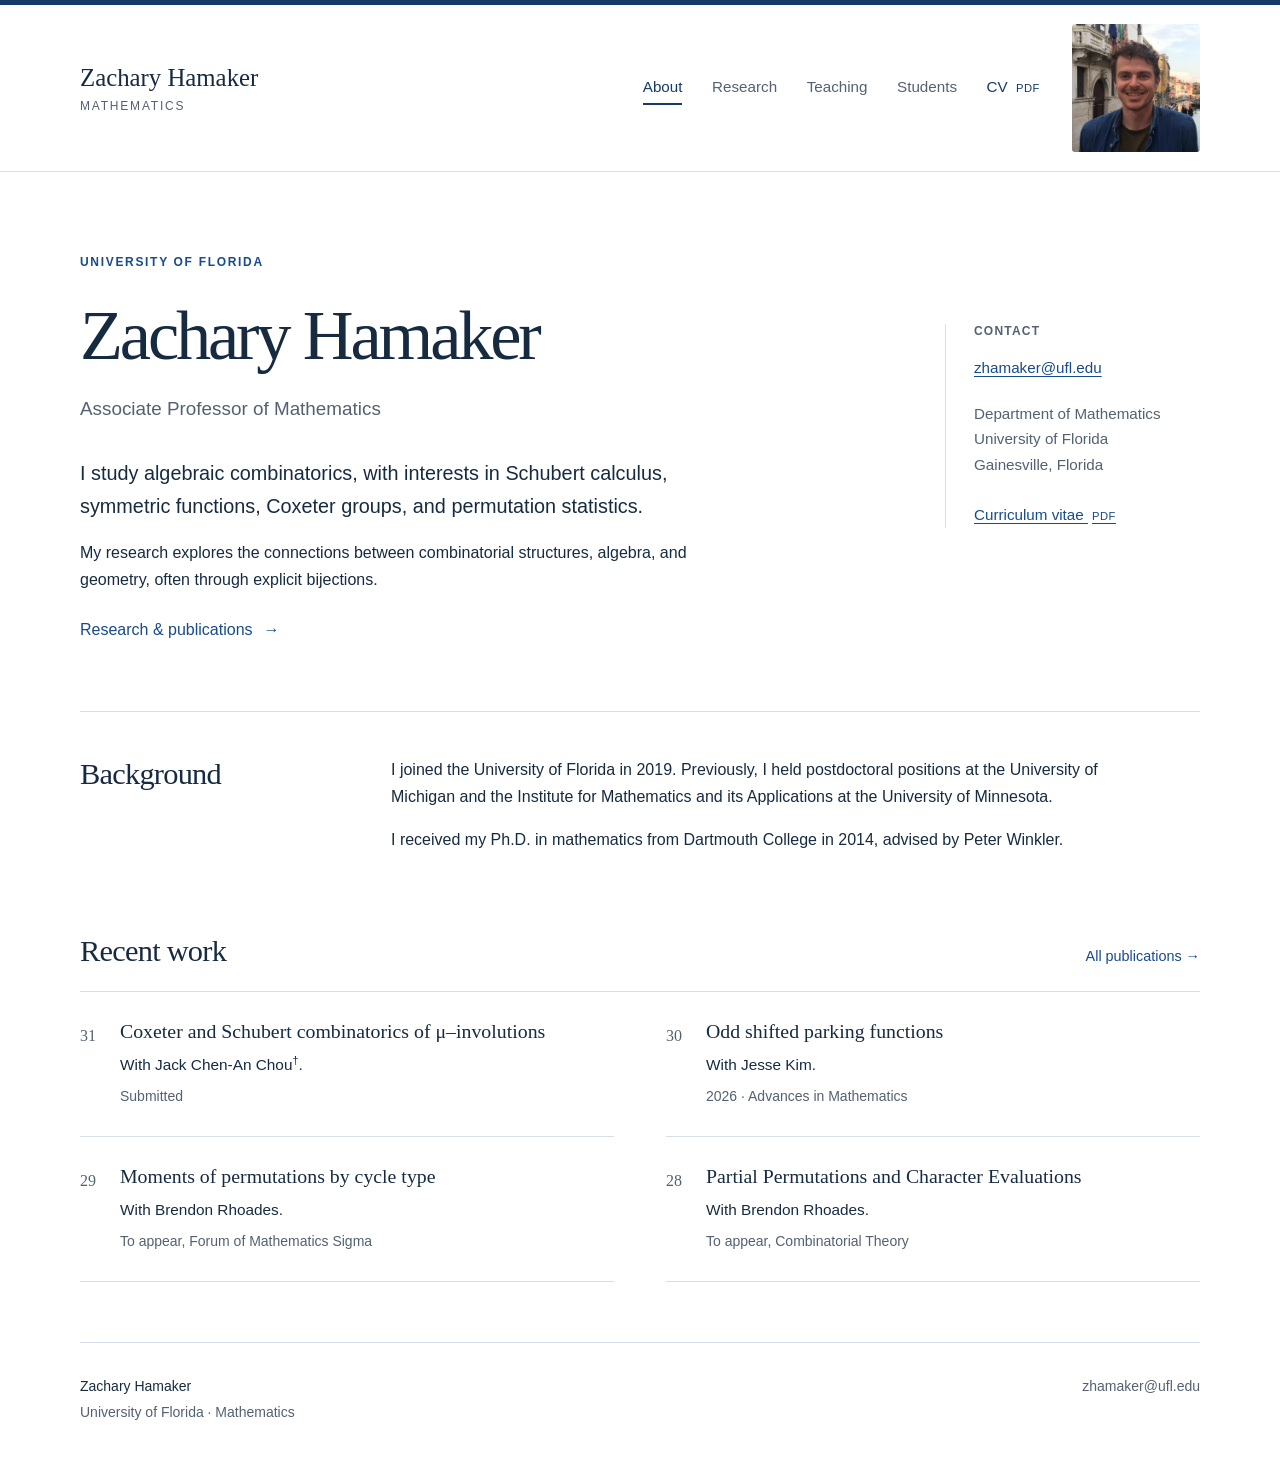
<file: index.html>
<!doctype html>
<html lang="en">
<head>
  <meta charset="utf-8">
  <meta name="viewport" content="width=device-width, initial-scale=1">
  <title>Zachary Hamaker | Mathematics</title>
  <meta name="description" content="Zachary Hamaker, Associate Professor of Mathematics at the University of Florida. Research in algebraic combinatorics, Schubert calculus, and permutation statistics.">
  <meta name="theme-color" content="#153b66">
  <link rel="canonical" href="https://zhamaker.github.io/">
  <link rel="icon" href="favicon.svg" type="image/svg+xml">
  <link rel="stylesheet" href="style.css">
</head>
<body>
  <a class="skip-link" href="#main">Skip to content</a>
  <header class="site-header">
    <div class="header-inner">
      <a class="wordmark" href="index.html">Zachary Hamaker<span>Mathematics</span></a>
      <nav aria-label="Main navigation"><a href="index.html" aria-current="page">About</a><a href="research.html">Research</a><a href="teaching.html">Teaching</a><a href="students.html">Students</a><a class="cv-nav" href="HamakerCV.pdf">CV <span class="file-label">PDF</span></a></nav>
      <div class="portrait"><img src="zachary-hamaker.jpg" alt="Zachary Hamaker smiling beside a canal" width="900" height="1200" fetchpriority="high"></div>
    </div>
  </header>
  <main id="main" tabindex="-1">
  <section class="intro page-width" aria-labelledby="name">
    <div class="intro-text">
      <p class="eyebrow">University of Florida</p>
      <h1 id="name">Zachary Hamaker</h1>
      <p class="position">Associate Professor of Mathematics</p>
      <p class="lead">I study algebraic combinatorics, with interests in Schubert calculus, symmetric functions, Coxeter groups, and permutation statistics.</p>
      <p>My research explores the connections between combinatorial structures, algebra, and geometry, often through explicit bijections.</p>
      <a class="text-link" href="research.html">Research &amp; publications <span aria-hidden="true">→</span></a>
    </div>
    <aside class="contact" aria-labelledby="contact-heading">
      <h2 id="contact-heading">Contact</h2>
      <a href="mailto:zhamaker@ufl.edu">zhamaker@ufl.edu</a>
      <p>Department of Mathematics<br>University of Florida<br>Gainesville, Florida</p>
      <div class="contact-links"><a href="HamakerCV.pdf">Curriculum vitae <span class="file-label">PDF</span></a></div>
    </aside>
  </section>
  <section class="background page-width" aria-labelledby="background-heading">
    <h2 id="background-heading">Background</h2>
    <div><p>I joined the University of Florida in 2019. Previously, I held postdoctoral positions at the University of Michigan and the Institute for Mathematics and its Applications at the University of Minnesota.</p><p>I received my Ph.D. in mathematics from Dartmouth College in 2014, advised by Peter Winkler.</p></div>
  </section>
  <section class="recent-section page-width" aria-labelledby="recent-heading">
    <div class="section-heading"><h2 id="recent-heading">Recent work</h2><a href="research.html">All publications <span aria-hidden="true">→</span></a></div>
    <ol class="paper-list recent-papers" reversed start="31"><li class="paper" value="31" id="paper-31"><div><h3><a href="https://arxiv.org/abs/2604.03379">Coxeter and Schubert combinatorics of μ–involutions</a></h3><p class="authors">With Jack Chen-An Chou<sup>†</sup>.</p><p class="publication-meta">Submitted</p></div></li><li class="paper" value="30" id="paper-30"><div><h3><a href="https://arxiv.org/abs/2505.10763">Odd shifted parking functions</a></h3><p class="authors">With Jesse Kim.</p><p class="publication-meta">2026 · Advances in Mathematics</p></div></li><li class="paper" value="29" id="paper-29"><div><h3><a href="https://arxiv.org/abs/2503.17556">Moments of permutations by cycle type</a></h3><p class="authors">With Brendon Rhoades.</p><p class="publication-meta">To appear, Forum of Mathematics Sigma</p></div></li><li class="paper" value="28" id="paper-28"><div><h3><a href="https://arxiv.org/abs/2503.17552">Partial Permutations and Character Evaluations</a></h3><p class="authors">With Brendon Rhoades.</p><p class="publication-meta">To appear, Combinatorial Theory</p></div></li></ol>
  </section></main>
  <footer class="site-footer"><div><span>Zachary Hamaker</span><a href="https://math.ufl.edu/">University of Florida · Mathematics</a></div><a href="mailto:zhamaker@ufl.edu">zhamaker@ufl.edu</a></footer>
</body>
</html>
</file>
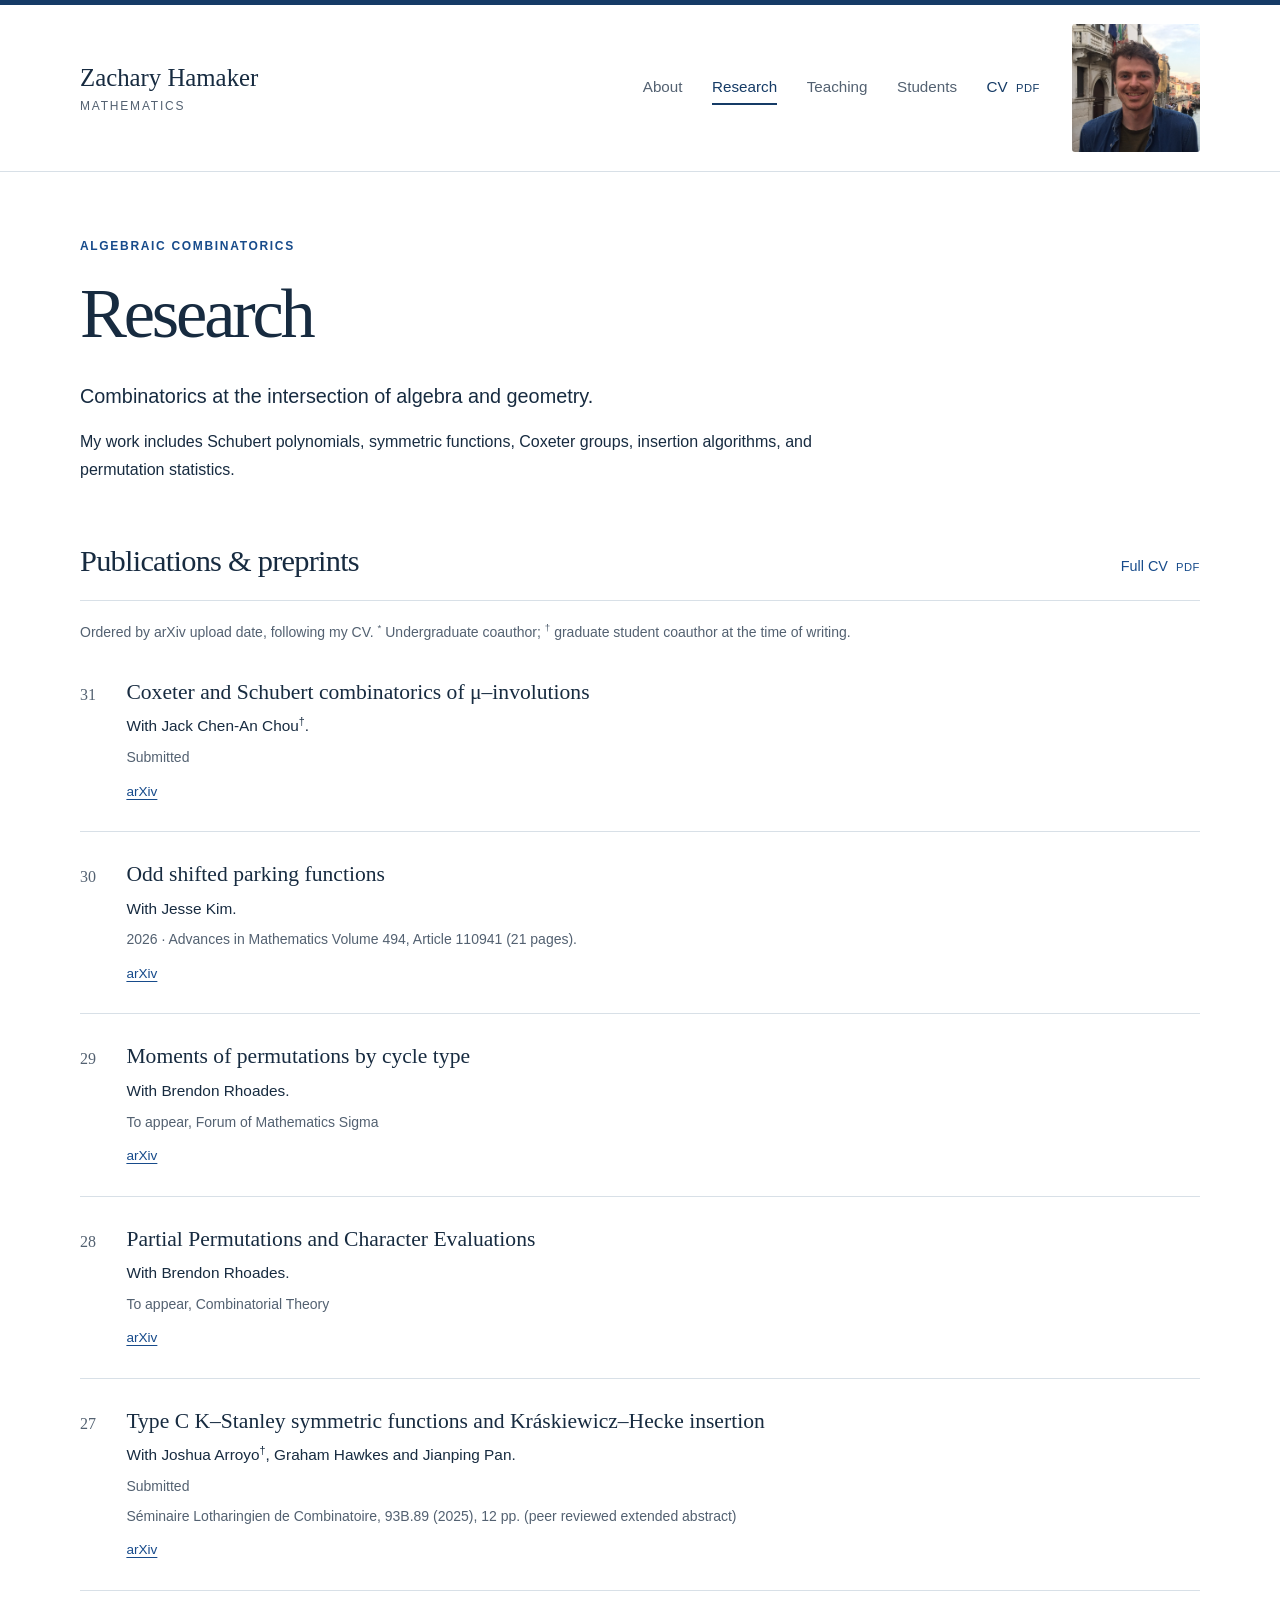
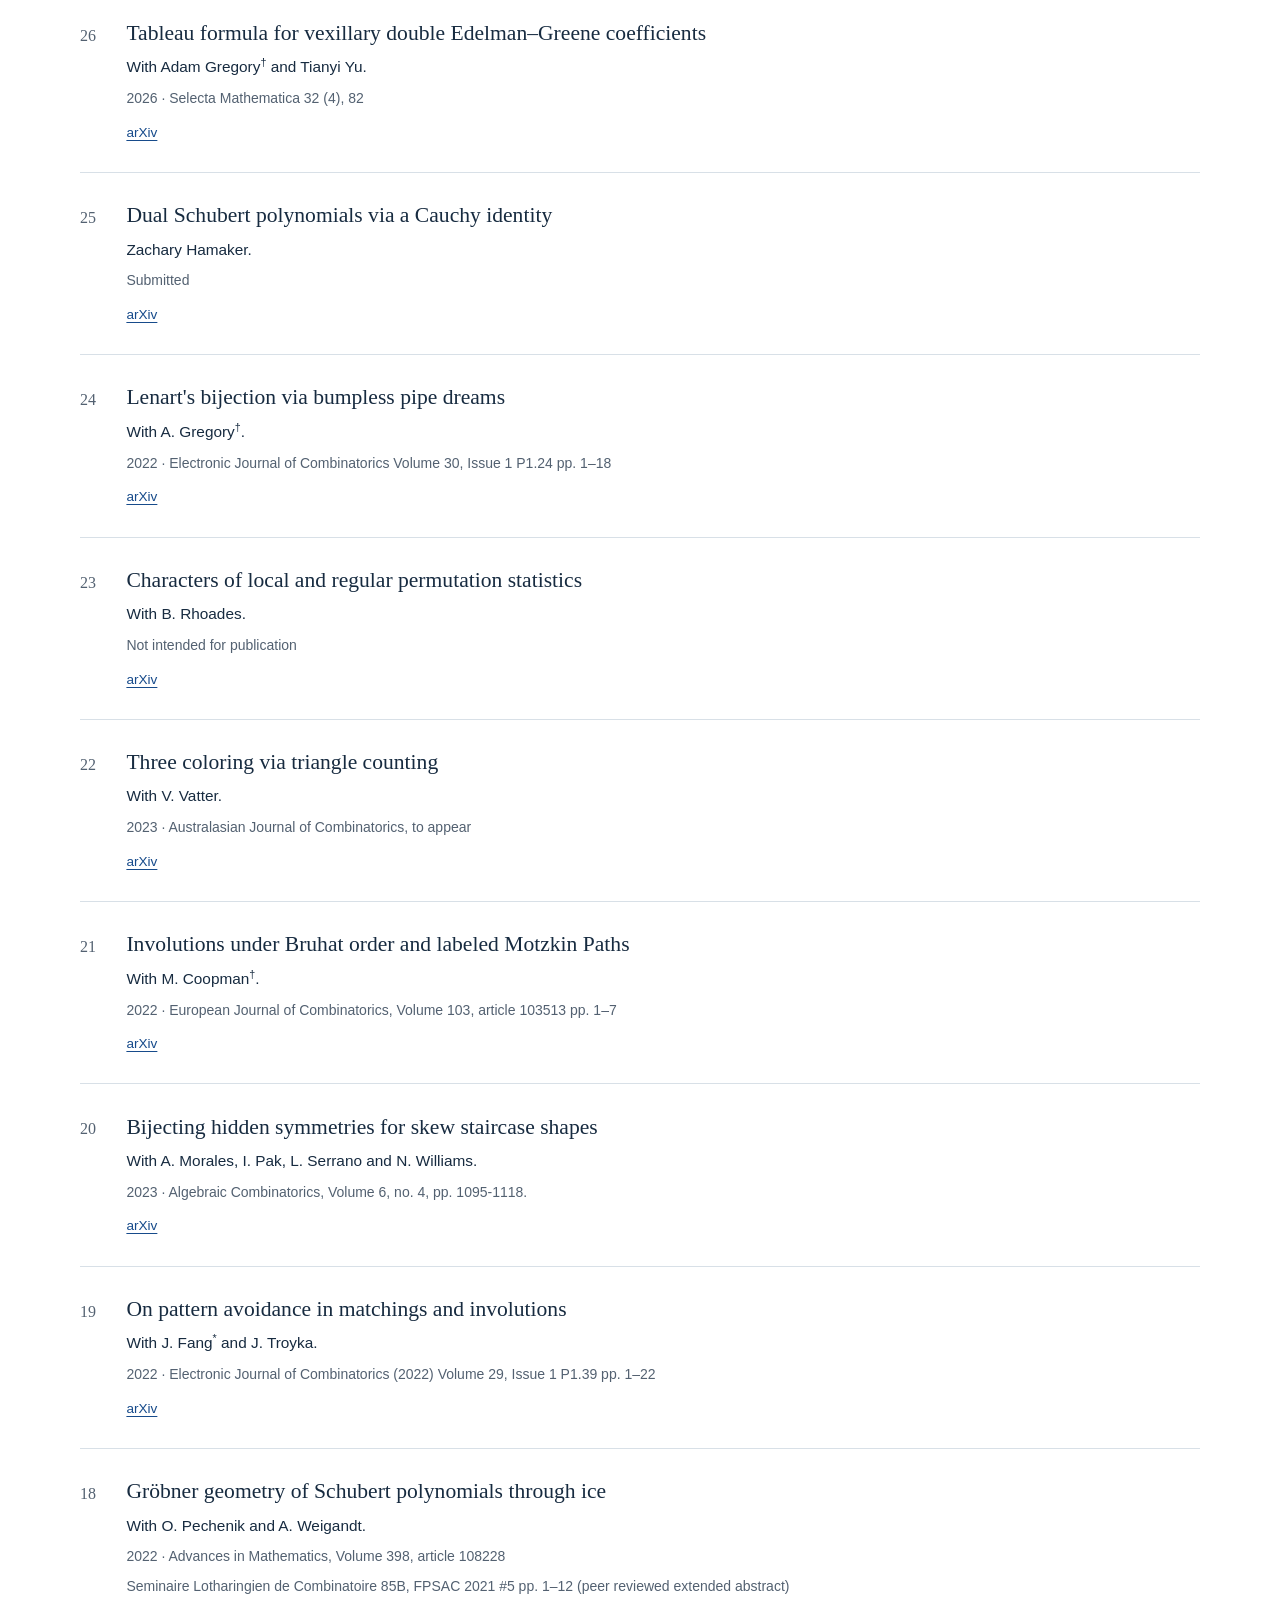
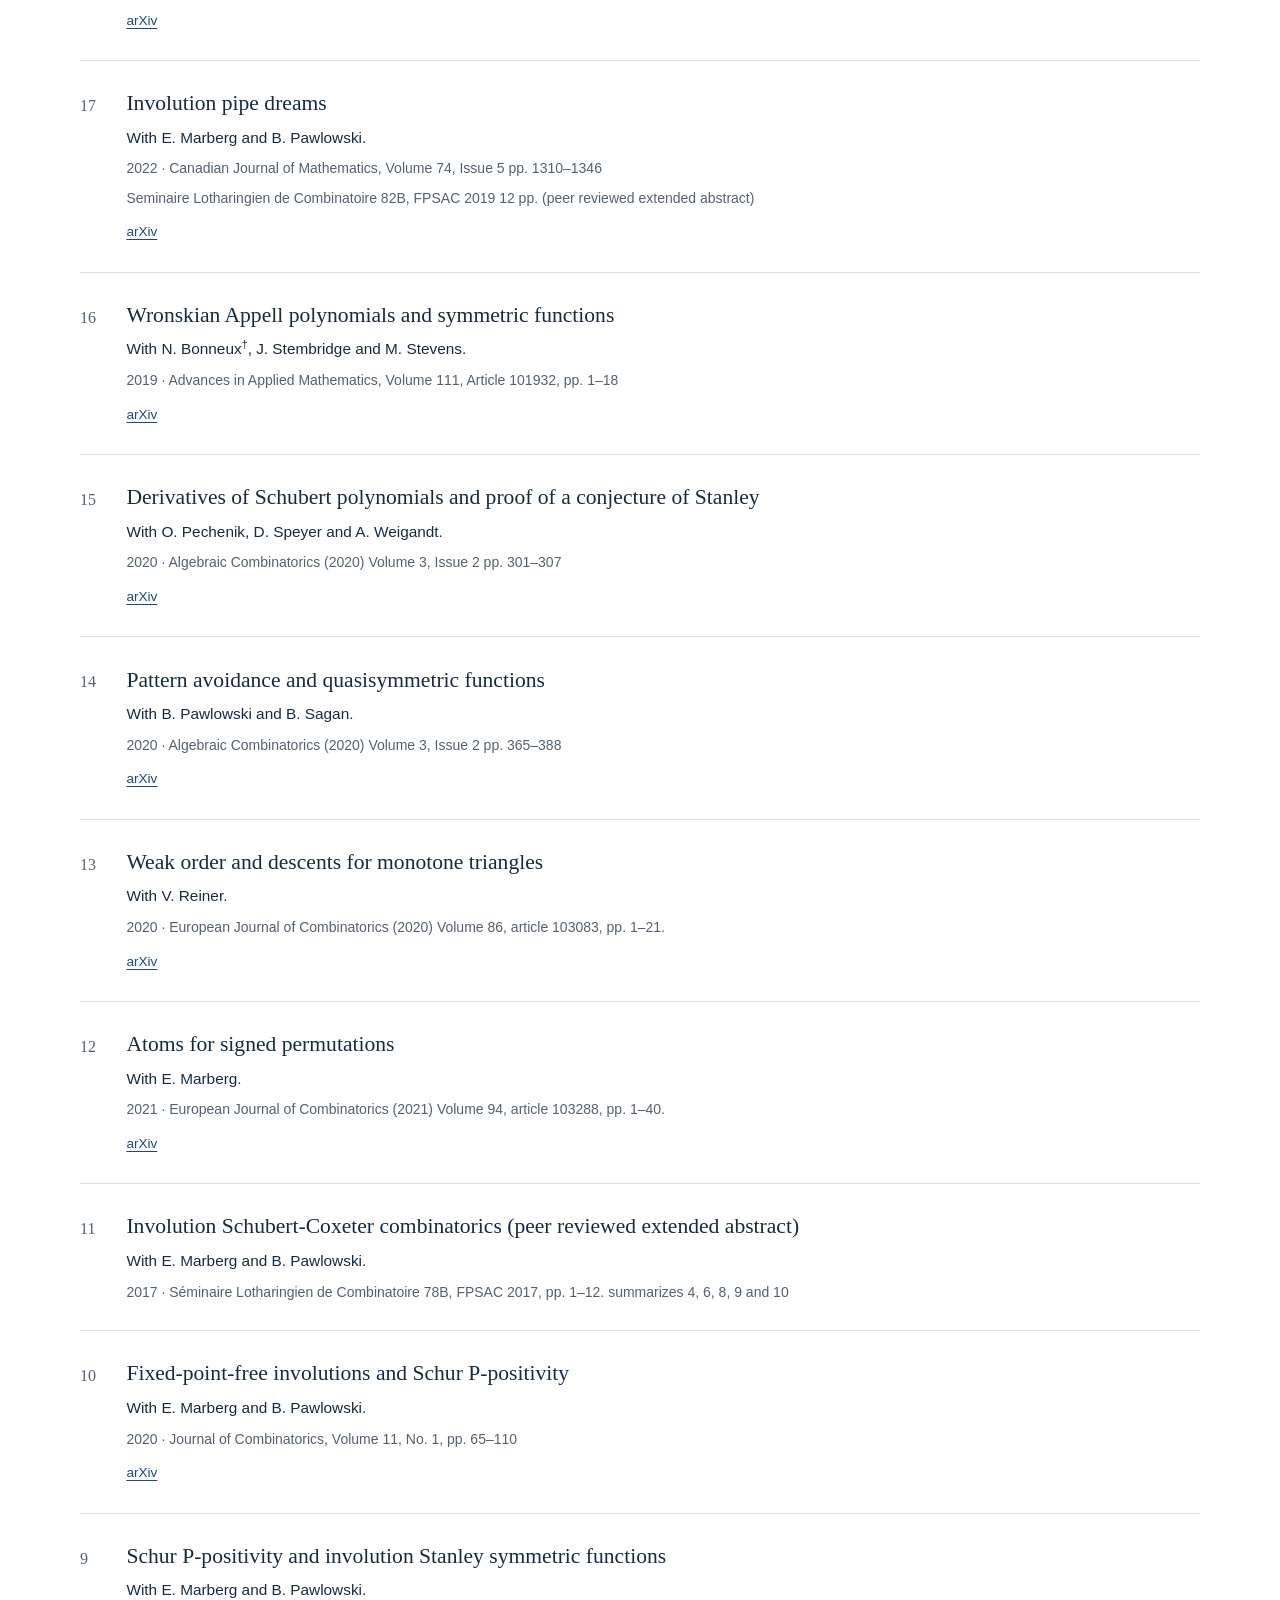
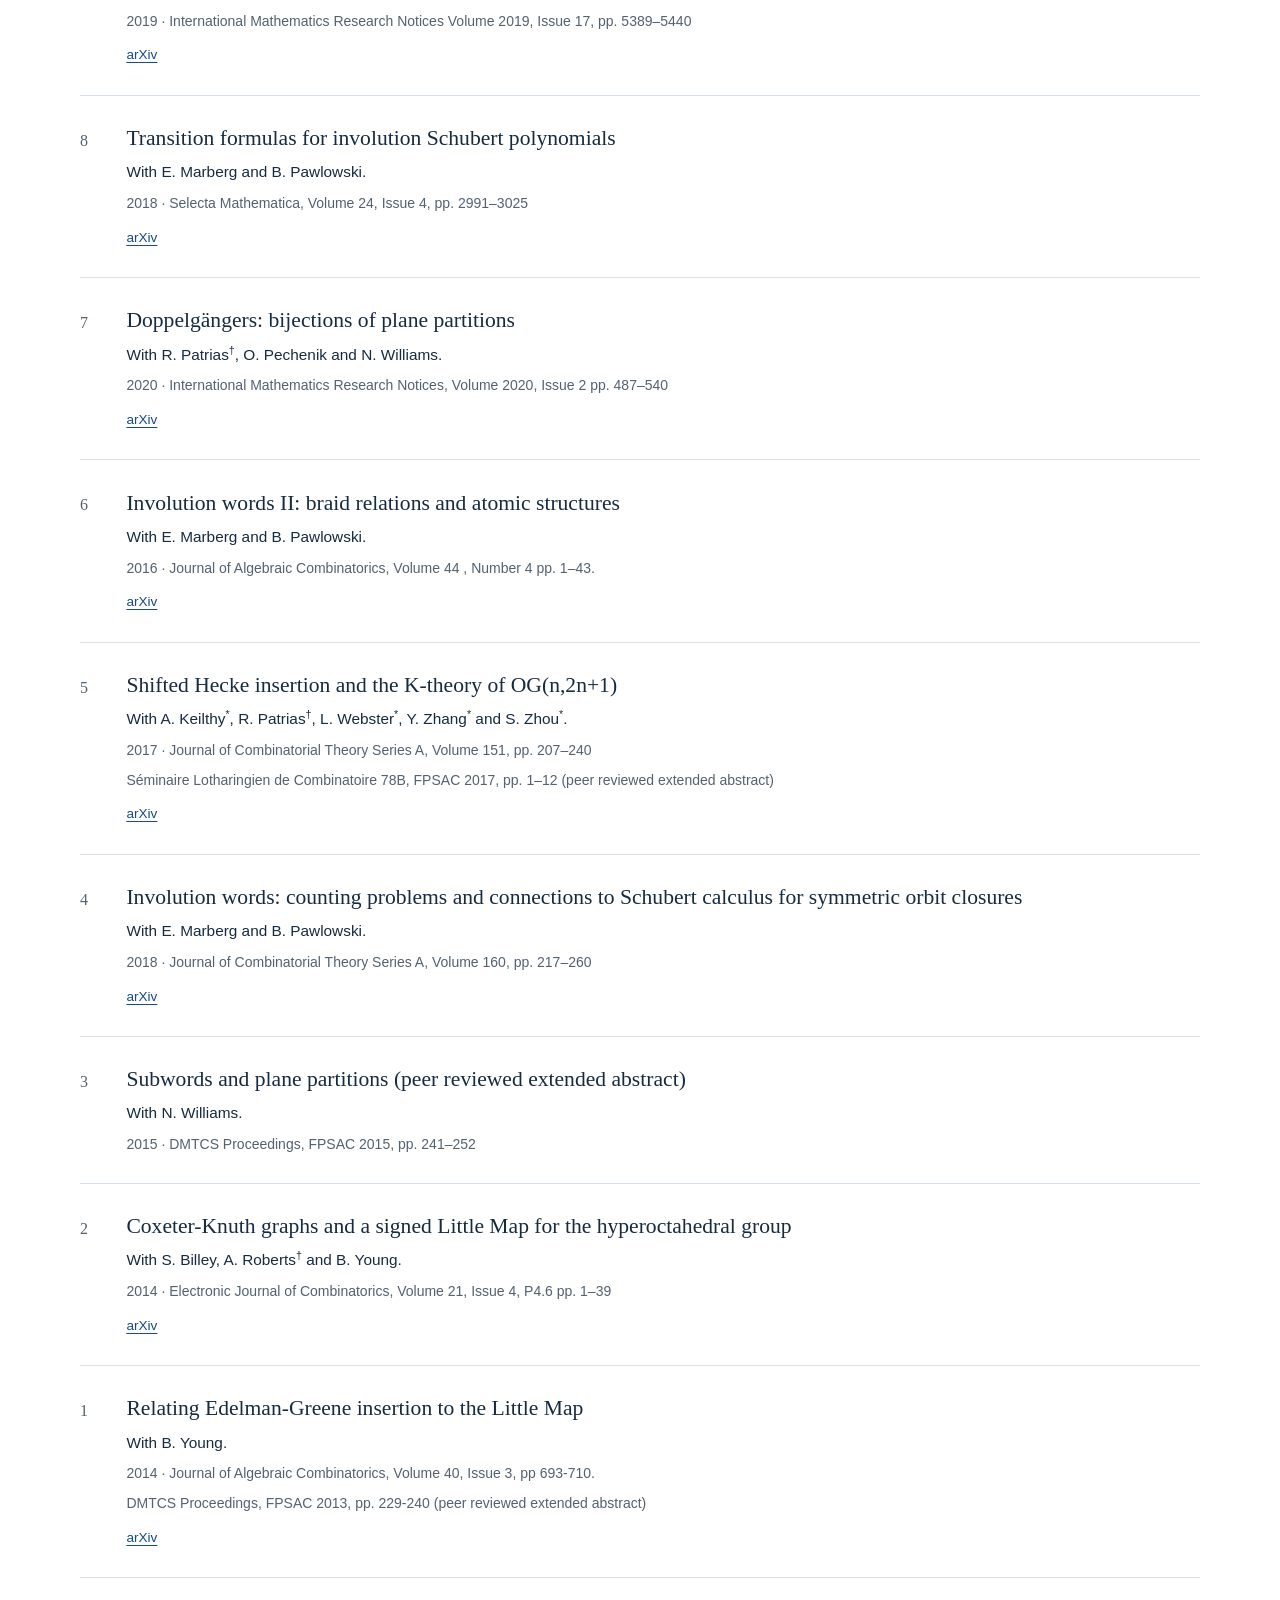
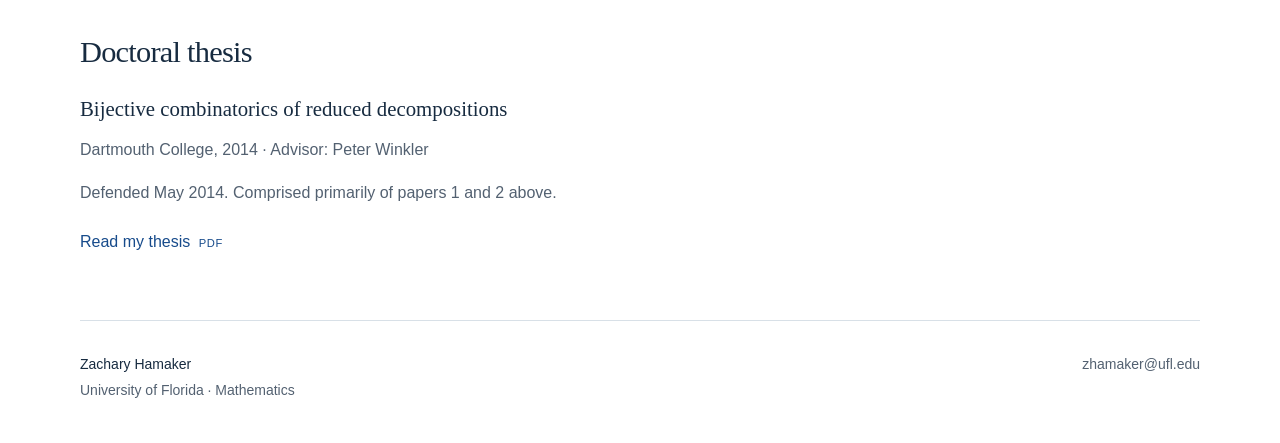
<file: research.html>
<!doctype html>
<html lang="en">
<head>
  <meta charset="utf-8">
  <meta name="viewport" content="width=device-width, initial-scale=1">
  <title>Research | Zachary Hamaker</title>
  <meta name="description" content="Publications and preprints by Zachary Hamaker, with coauthors, publication details, and arXiv links.">
  <meta name="theme-color" content="#153b66">
  <link rel="canonical" href="https://zhamaker.github.io/research.html">
  <link rel="icon" href="favicon.svg" type="image/svg+xml">
  <link rel="stylesheet" href="style.css">
</head>
<body>
  <a class="skip-link" href="#main">Skip to content</a>
  <header class="site-header">
    <div class="header-inner">
      <a class="wordmark" href="index.html">Zachary Hamaker<span>Mathematics</span></a>
      <nav aria-label="Main navigation"><a href="index.html">About</a><a href="research.html" aria-current="page">Research</a><a href="teaching.html">Teaching</a><a href="students.html">Students</a><a class="cv-nav" href="HamakerCV.pdf">CV <span class="file-label">PDF</span></a></nav>
      <div class="portrait"><img src="zachary-hamaker.jpg" alt="Zachary Hamaker smiling beside a canal" width="900" height="1200" fetchpriority="high"></div>
    </div>
  </header>
  <main id="main" tabindex="-1"><div class="page-width inner-page"><header class="page-heading"><p class="eyebrow">Algebraic combinatorics</p><h1>Research</h1><p class="lead">Combinatorics at the intersection of algebra and geometry.</p><p>My work includes Schubert polynomials, symmetric functions, Coxeter groups, insertion algorithms, and permutation statistics.</p></header>
<section aria-labelledby="publications-heading"><div class="section-heading"><h2 id="publications-heading">Publications &amp; preprints</h2><a href="HamakerCV.pdf">Full CV <span class="file-label">PDF</span></a></div>
<p class="list-note">Ordered by arXiv upload date, following my CV. <sup>*</sup> Undergraduate coauthor; <sup>†</sup> graduate student coauthor at the time of writing.</p>
<ol class="paper-list" reversed start="31"><li class="paper" value="31" id="paper-31"><div><h3><a href="https://arxiv.org/abs/2604.03379">Coxeter and Schubert combinatorics of μ–involutions</a></h3><p class="authors">With Jack Chen-An Chou<sup>†</sup>.</p><p class="publication-meta">Submitted</p><a class="paper-link" href="https://arxiv.org/abs/2604.03379">arXiv<span class="sr-only">: Coxeter and Schubert combinatorics of μ–involutions</span></a></div></li><li class="paper" value="30" id="paper-30"><div><h3><a href="https://arxiv.org/abs/2505.10763">Odd shifted parking functions</a></h3><p class="authors">With Jesse Kim.</p><p class="publication-meta">2026 · Advances in Mathematics Volume 494, Article 110941 (21 pages).</p><a class="paper-link" href="https://arxiv.org/abs/2505.10763">arXiv<span class="sr-only">: Odd shifted parking functions</span></a></div></li><li class="paper" value="29" id="paper-29"><div><h3><a href="https://arxiv.org/abs/2503.17556">Moments of permutations by cycle type</a></h3><p class="authors">With Brendon Rhoades.</p><p class="publication-meta">To appear, Forum of Mathematics Sigma</p><a class="paper-link" href="https://arxiv.org/abs/2503.17556">arXiv<span class="sr-only">: Moments of permutations by cycle type</span></a></div></li><li class="paper" value="28" id="paper-28"><div><h3><a href="https://arxiv.org/abs/2503.17552">Partial Permutations and Character Evaluations</a></h3><p class="authors">With Brendon Rhoades.</p><p class="publication-meta">To appear, Combinatorial Theory</p><a class="paper-link" href="https://arxiv.org/abs/2503.17552">arXiv<span class="sr-only">: Partial Permutations and Character Evaluations</span></a></div></li><li class="paper" value="27" id="paper-27"><div><h3><a href="https://arxiv.org/abs/2503.16641">Type C K–Stanley symmetric functions and Kráskiewicz–Hecke insertion</a></h3><p class="authors">With Joshua Arroyo<sup>†</sup>, Graham Hawkes and Jianping Pan.</p><p class="publication-meta">Submitted</p><p class="publication-meta conference-abstract">Séminaire Lotharingien de Combinatoire, 93B.89 (2025), 12 pp. (peer reviewed extended abstract)</p><a class="paper-link" href="https://arxiv.org/abs/2503.16641">arXiv<span class="sr-only">: Type C K–Stanley symmetric functions and Kráskiewicz–Hecke insertion</span></a></div></li><li class="paper" value="26" id="paper-26"><div><h3><a href="https://arxiv.org/abs/2412.20615">Tableau formula for vexillary double Edelman–Greene coefficients</a></h3><p class="authors">With Adam Gregory<sup>†</sup> and Tianyi Yu.</p><p class="publication-meta">2026 · Selecta Mathematica 32 (4), 82</p><a class="paper-link" href="https://arxiv.org/abs/2412.20615">arXiv<span class="sr-only">: Tableau formula for vexillary double Edelman–Greene coefficients</span></a></div></li><li class="paper" value="25" id="paper-25"><div><h3><a href="https://arxiv.org/abs/2311.18099">Dual Schubert polynomials via a Cauchy identity</a></h3><p class="authors">Zachary Hamaker.</p><p class="publication-meta">Submitted</p><a class="paper-link" href="https://arxiv.org/abs/2311.18099">arXiv<span class="sr-only">: Dual Schubert polynomials via a Cauchy identity</span></a></div></li><li class="paper" value="24" id="paper-24"><div><h3><a href="https://arxiv.org/abs/2207.00523">Lenart&#x27;s bijection via bumpless pipe dreams</a></h3><p class="authors">With A. Gregory<sup>†</sup>.</p><p class="publication-meta">2022 · Electronic Journal of Combinatorics Volume 30, Issue 1 P1.24 pp. 1–18</p><a class="paper-link" href="https://arxiv.org/abs/2207.00523">arXiv<span class="sr-only">: Lenart&#x27;s bijection via bumpless pipe dreams</span></a></div></li><li class="paper" value="23" id="paper-23"><div><h3><a href="https://arxiv.org/abs/2206.06567">Characters of local and regular permutation statistics</a></h3><p class="authors">With B. Rhoades.</p><p class="publication-meta">Not intended for publication</p><a class="paper-link" href="https://arxiv.org/abs/2206.06567">arXiv<span class="sr-only">: Characters of local and regular permutation statistics</span></a></div></li><li class="paper" value="22" id="paper-22"><div><h3><a href="https://arxiv.org/abs/2203.08136">Three coloring via triangle counting</a></h3><p class="authors">With V. Vatter.</p><p class="publication-meta">2023 · Australasian Journal of Combinatorics, to appear</p><a class="paper-link" href="https://arxiv.org/abs/2203.08136">arXiv<span class="sr-only">: Three coloring via triangle counting</span></a></div></li><li class="paper" value="21" id="paper-21"><div><h3><a href="https://arxiv.org/abs/2106.06021">Involutions under Bruhat order and labeled Motzkin Paths</a></h3><p class="authors">With M. Coopman<sup>†</sup>.</p><p class="publication-meta">2022 · European Journal of Combinatorics, Volume 103, article 103513 pp. 1–7</p><a class="paper-link" href="https://arxiv.org/abs/2106.06021">arXiv<span class="sr-only">: Involutions under Bruhat order and labeled Motzkin Paths</span></a></div></li><li class="paper" value="20" id="paper-20"><div><h3><a href="https://arxiv.org/abs/2103.09551">Bijecting hidden symmetries for skew staircase shapes</a></h3><p class="authors">With A. Morales, I. Pak, L. Serrano and N. Williams.</p><p class="publication-meta">2023 · Algebraic Combinatorics, Volume 6, no. 4, pp. 1095-1118.</p><a class="paper-link" href="https://arxiv.org/abs/2103.09551">arXiv<span class="sr-only">: Bijecting hidden symmetries for skew staircase shapes</span></a></div></li><li class="paper" value="19" id="paper-19"><div><h3><a href="https://arxiv.org/abs/2009.00079">On pattern avoidance in matchings and involutions</a></h3><p class="authors">With J. Fang<sup>*</sup> and J. Troyka.</p><p class="publication-meta">2022 · Electronic Journal of Combinatorics (2022) Volume 29, Issue 1 P1.39 pp. 1–22</p><a class="paper-link" href="https://arxiv.org/abs/2009.00079">arXiv<span class="sr-only">: On pattern avoidance in matchings and involutions</span></a></div></li><li class="paper" value="18" id="paper-18"><div><h3><a href="https://arxiv.org/abs/2003.13719">Gröbner geometry of Schubert polynomials through ice</a></h3><p class="authors">With O. Pechenik and A. Weigandt.</p><p class="publication-meta">2022 · Advances in Mathematics, Volume 398, article 108228</p><p class="publication-meta conference-abstract">Seminaire Lotharingien de Combinatoire 85B, FPSAC 2021 #5 pp. 1–12 (peer reviewed extended abstract)</p><a class="paper-link" href="https://arxiv.org/abs/2003.13719">arXiv<span class="sr-only">: Gröbner geometry of Schubert polynomials through ice</span></a></div></li><li class="paper" value="17" id="paper-17"><div><h3><a href="https://arxiv.org/abs/1911.12009">Involution pipe dreams</a></h3><p class="authors">With E. Marberg and B. Pawlowski.</p><p class="publication-meta">2022 · Canadian Journal of Mathematics, Volume 74, Issue 5 pp. 1310–1346</p><p class="publication-meta conference-abstract">Seminaire Lotharingien de Combinatoire 82B, FPSAC 2019 12 pp. (peer reviewed extended abstract)</p><a class="paper-link" href="https://arxiv.org/abs/1911.12009">arXiv<span class="sr-only">: Involution pipe dreams</span></a></div></li><li class="paper" value="16" id="paper-16"><div><h3><a href="https://arxiv.org/abs/1812.01864">Wronskian Appell polynomials and symmetric functions</a></h3><p class="authors">With N. Bonneux<sup>†</sup>, J. Stembridge and M. Stevens.</p><p class="publication-meta">2019 · Advances in Applied Mathematics, Volume 111, Article 101932, pp. 1–18</p><a class="paper-link" href="https://arxiv.org/abs/1812.01864">arXiv<span class="sr-only">: Wronskian Appell polynomials and symmetric functions</span></a></div></li><li class="paper" value="15" id="paper-15"><div><h3><a href="https://arxiv.org/abs/1812.00321">Derivatives of Schubert polynomials and proof of a conjecture of Stanley</a></h3><p class="authors">With O. Pechenik, D. Speyer and A. Weigandt.</p><p class="publication-meta">2020 · Algebraic Combinatorics (2020) Volume 3, Issue 2 pp. 301–307</p><a class="paper-link" href="https://arxiv.org/abs/1812.00321">arXiv<span class="sr-only">: Derivatives of Schubert polynomials and proof of a conjecture of Stanley</span></a></div></li><li class="paper" value="14" id="paper-14"><div><h3><a href="https://arxiv.org/abs/1810.11372">Pattern avoidance and quasisymmetric functions</a></h3><p class="authors">With B. Pawlowski and B. Sagan.</p><p class="publication-meta">2020 · Algebraic Combinatorics (2020) Volume 3, Issue 2 pp. 365–388</p><a class="paper-link" href="https://arxiv.org/abs/1810.11372">arXiv<span class="sr-only">: Pattern avoidance and quasisymmetric functions</span></a></div></li><li class="paper" value="13" id="paper-13"><div><h3><a href="https://arxiv.org/abs/1809.10571">Weak order and descents for monotone triangles</a></h3><p class="authors">With V. Reiner.</p><p class="publication-meta">2020 · European Journal of Combinatorics (2020) Volume 86, article 103083, pp. 1–21.</p><a class="paper-link" href="https://arxiv.org/abs/1809.10571">arXiv<span class="sr-only">: Weak order and descents for monotone triangles</span></a></div></li><li class="paper" value="12" id="paper-12"><div><h3><a href="https://arxiv.org/abs/1802.09805">Atoms for signed permutations</a></h3><p class="authors">With E. Marberg.</p><p class="publication-meta">2021 · European Journal of Combinatorics (2021) Volume 94, article 103288, pp. 1–40.</p><a class="paper-link" href="https://arxiv.org/abs/1802.09805">arXiv<span class="sr-only">: Atoms for signed permutations</span></a></div></li><li class="paper" value="11" id="paper-11"><div><h3>Involution Schubert-Coxeter combinatorics (peer reviewed extended abstract)</h3><p class="authors">With E. Marberg and B. Pawlowski.</p><p class="publication-meta">2017 · Séminaire Lotharingien de Combinatoire 78B, FPSAC 2017, pp. 1–12. summarizes 4, 6, 8, 9 and 10</p></div></li><li class="paper" value="10" id="paper-10"><div><h3><a href="https://arxiv.org/abs/1706.06665">Fixed-point-free involutions and Schur P-positivity</a></h3><p class="authors">With E. Marberg and B. Pawlowski.</p><p class="publication-meta">2020 · Journal of Combinatorics, Volume 11, No. 1, pp. 65–110</p><a class="paper-link" href="https://arxiv.org/abs/1706.06665">arXiv<span class="sr-only">: Fixed-point-free involutions and Schur P-positivity</span></a></div></li><li class="paper" value="9" id="paper-9"><div><h3><a href="https://arxiv.org/abs/1701.02824">Schur P-positivity and involution Stanley symmetric functions</a></h3><p class="authors">With E. Marberg and B. Pawlowski.</p><p class="publication-meta">2019 · International Mathematics Research Notices Volume 2019, Issue 17, pp. 5389–5440</p><a class="paper-link" href="https://arxiv.org/abs/1701.02824">arXiv<span class="sr-only">: Schur P-positivity and involution Stanley symmetric functions</span></a></div></li><li class="paper" value="8" id="paper-8"><div><h3><a href="https://arxiv.org/abs/1609.09625">Transition formulas for involution Schubert polynomials</a></h3><p class="authors">With E. Marberg and B. Pawlowski.</p><p class="publication-meta">2018 · Selecta Mathematica, Volume 24, Issue 4, pp. 2991–3025</p><a class="paper-link" href="https://arxiv.org/abs/1609.09625">arXiv<span class="sr-only">: Transition formulas for involution Schubert polynomials</span></a></div></li><li class="paper" value="7" id="paper-7"><div><h3><a href="https://arxiv.org/abs/1602.05535">Doppelgängers: bijections of plane partitions</a></h3><p class="authors">With R. Patrias<sup>†</sup>, O. Pechenik and N. Williams.</p><p class="publication-meta">2020 · International Mathematics Research Notices, Volume 2020, Issue 2 pp. 487–540</p><a class="paper-link" href="https://arxiv.org/abs/1602.05535">arXiv<span class="sr-only">: Doppelgängers: bijections of plane partitions</span></a></div></li><li class="paper" value="6" id="paper-6"><div><h3><a href="https://arxiv.org/abs/1601.02269">Involution words II: braid relations and atomic structures</a></h3><p class="authors">With E. Marberg and B. Pawlowski.</p><p class="publication-meta">2016 · Journal of Algebraic Combinatorics, Volume 44 , Number 4 pp. 1–43.</p><a class="paper-link" href="https://arxiv.org/abs/1601.02269">arXiv<span class="sr-only">: Involution words II: braid relations and atomic structures</span></a></div></li><li class="paper" value="5" id="paper-5"><div><h3><a href="https://arxiv.org/abs/1510.08972">Shifted Hecke insertion and the K-theory of OG(n,2n+1)</a></h3><p class="authors">With A. Keilthy<sup>*</sup>, R. Patrias<sup>†</sup>, L. Webster<sup>*</sup>, Y. Zhang<sup>*</sup> and S. Zhou<sup>*</sup>.</p><p class="publication-meta">2017 · Journal of Combinatorial Theory Series A, Volume 151, pp. 207–240</p><p class="publication-meta conference-abstract">Séminaire Lotharingien de Combinatoire 78B, FPSAC 2017, pp. 1–12 (peer reviewed extended abstract)</p><a class="paper-link" href="https://arxiv.org/abs/1510.08972">arXiv<span class="sr-only">: Shifted Hecke insertion and the K-theory of OG(n,2n+1)</span></a></div></li><li class="paper" value="4" id="paper-4"><div><h3><a href="https://arxiv.org/abs/1508.01823">Involution words: counting problems and connections to Schubert calculus for symmetric orbit closures</a></h3><p class="authors">With E. Marberg and B. Pawlowski.</p><p class="publication-meta">2018 · Journal of Combinatorial Theory Series A, Volume 160, pp. 217–260</p><a class="paper-link" href="https://arxiv.org/abs/1508.01823">arXiv<span class="sr-only">: Involution words: counting problems and connections to Schubert calculus for symmetric orbit closures</span></a></div></li><li class="paper" value="3" id="paper-3"><div><h3>Subwords and plane partitions (peer reviewed extended abstract)</h3><p class="authors">With N. Williams.</p><p class="publication-meta">2015 · DMTCS Proceedings, FPSAC 2015, pp. 241–252</p></div></li><li class="paper" value="2" id="paper-2"><div><h3><a href="https://arxiv.org/abs/1405.4891">Coxeter-Knuth graphs and a signed Little Map for the hyperoctahedral group</a></h3><p class="authors">With S. Billey, A. Roberts<sup>†</sup> and B. Young.</p><p class="publication-meta">2014 · Electronic Journal of Combinatorics, Volume 21, Issue 4, P4.6 pp. 1–39</p><a class="paper-link" href="https://arxiv.org/abs/1405.4891">arXiv<span class="sr-only">: Coxeter-Knuth graphs and a signed Little Map for the hyperoctahedral group</span></a></div></li><li class="paper" value="1" id="paper-1"><div><h3><a href="https://arxiv.org/abs/1210.7119">Relating Edelman-Greene insertion to the Little Map</a></h3><p class="authors">With B. Young.</p><p class="publication-meta">2014 · Journal of Algebraic Combinatorics, Volume 40, Issue 3, pp 693-710.</p><p class="publication-meta conference-abstract">DMTCS Proceedings, FPSAC 2013, pp. 229-240 (peer reviewed extended abstract)</p><a class="paper-link" href="https://arxiv.org/abs/1210.7119">arXiv<span class="sr-only">: Relating Edelman-Greene insertion to the Little Map</span></a></div></li></ol></section>
<section class="thesis" aria-labelledby="thesis-heading"><h2 id="thesis-heading">Doctoral thesis</h2><h3>Bijective combinatorics of reduced decompositions</h3><p>Dartmouth College, 2014 · Advisor: Peter Winkler</p><p>Defended May 2014. Comprised primarily of papers 1 and 2 above.</p><a class="text-link" href="Thesis.pdf">Read my thesis <span class="file-label">PDF</span></a></section></div></main>
  <footer class="site-footer"><div><span>Zachary Hamaker</span><a href="https://math.ufl.edu/">University of Florida · Mathematics</a></div><a href="mailto:zhamaker@ufl.edu">zhamaker@ufl.edu</a></footer>
</body>
</html>
</file>
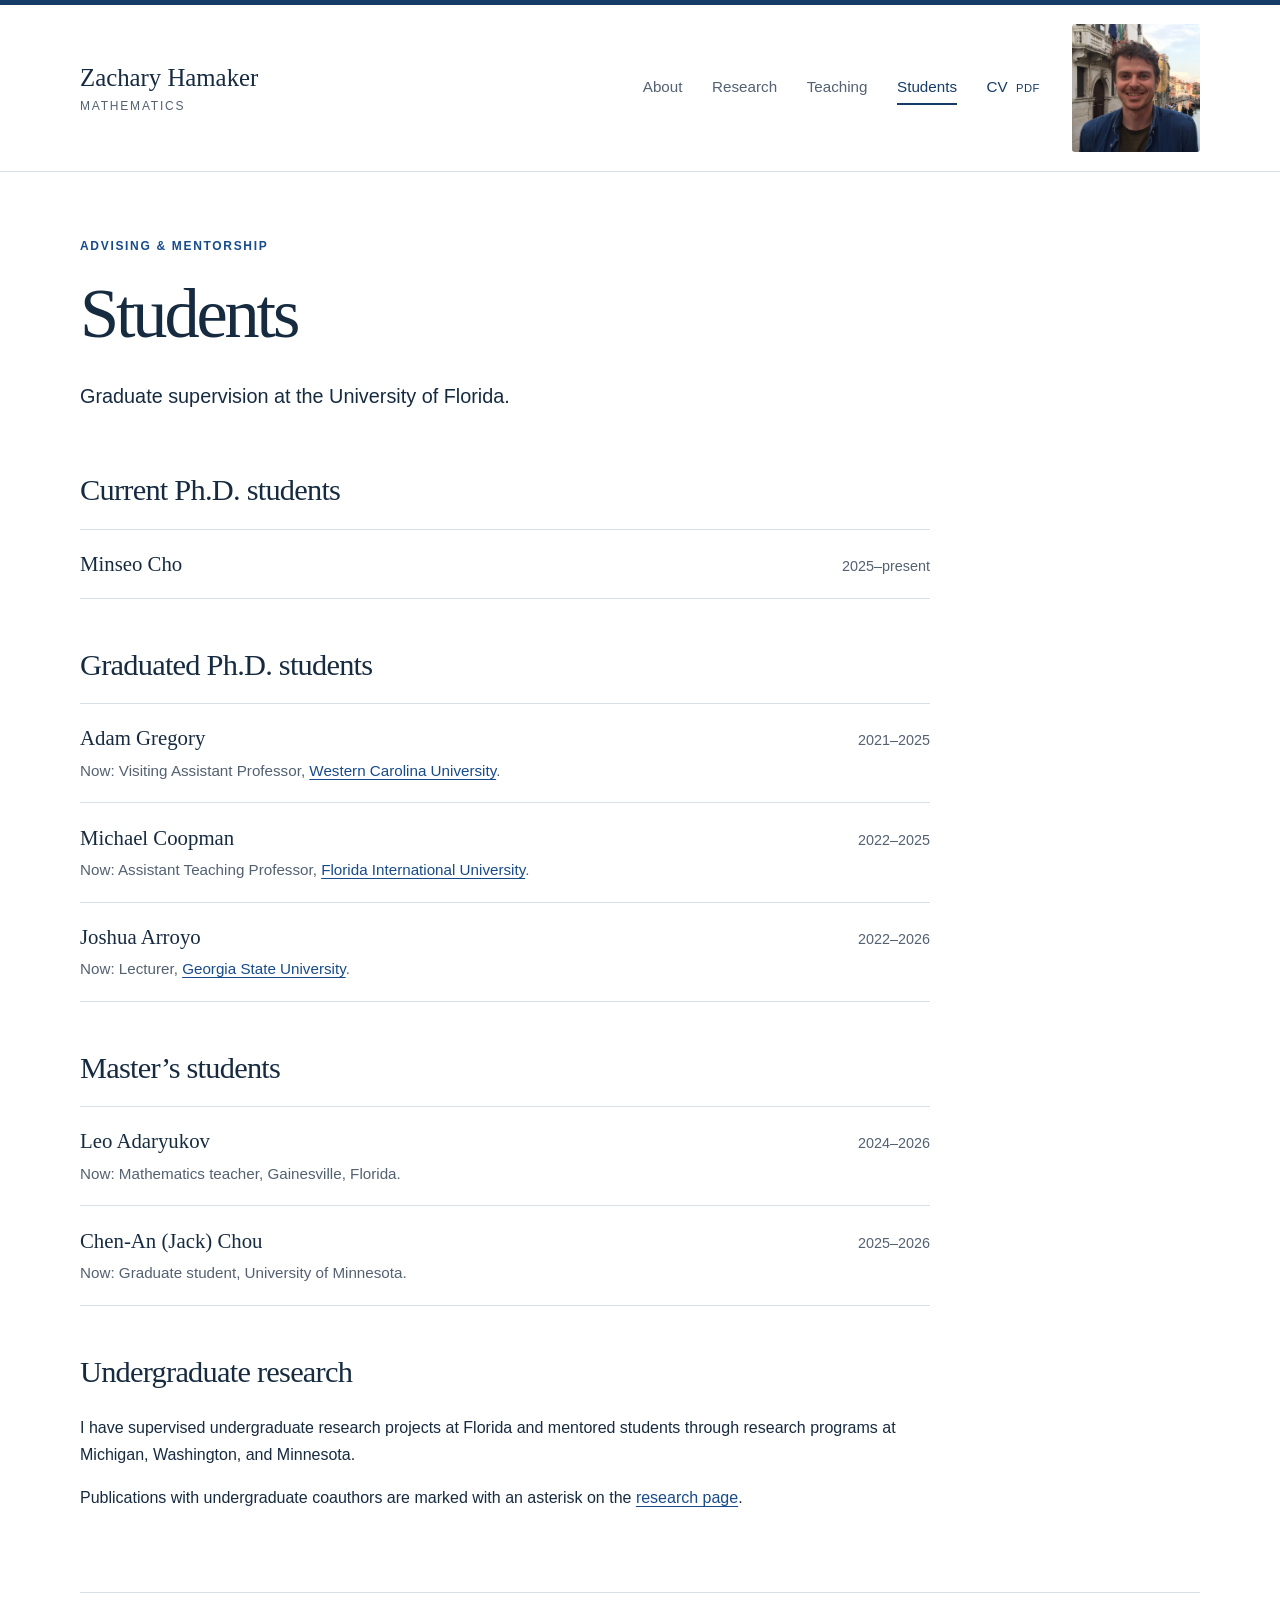
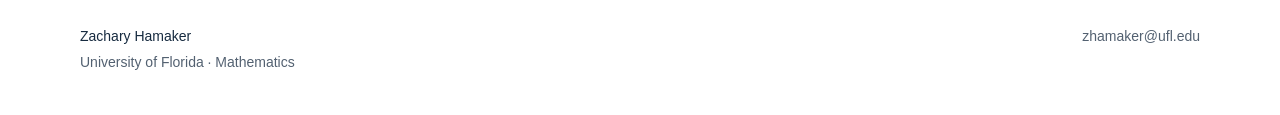
<file: students.html>
<!doctype html>
<html lang="en">
<head>
  <meta charset="utf-8">
  <meta name="viewport" content="width=device-width, initial-scale=1">
  <title>Students | Zachary Hamaker</title>
  <meta name="description" content="Ph.D. and master’s students, and undergraduate research mentoring with Zachary Hamaker at the University of Florida.">
  <meta name="theme-color" content="#153b66">
  <link rel="canonical" href="https://zhamaker.github.io/students.html">
  <link rel="icon" href="favicon.svg" type="image/svg+xml">
  <link rel="stylesheet" href="style.css">
</head>
<body>
  <a class="skip-link" href="#main">Skip to content</a>
  <header class="site-header">
    <div class="header-inner">
      <a class="wordmark" href="index.html">Zachary Hamaker<span>Mathematics</span></a>
      <nav aria-label="Main navigation"><a href="index.html">About</a><a href="research.html">Research</a><a href="teaching.html">Teaching</a><a href="students.html" aria-current="page">Students</a><a class="cv-nav" href="HamakerCV.pdf">CV <span class="file-label">PDF</span></a></nav>
      <div class="portrait"><img src="zachary-hamaker.jpg" alt="Zachary Hamaker smiling beside a canal" width="900" height="1200" fetchpriority="high"></div>
    </div>
  </header>
  <main id="main" tabindex="-1"><div class="page-width inner-page students-page"><header class="page-heading"><p class="eyebrow">Advising &amp; mentorship</p><h1>Students</h1><p class="lead">Graduate supervision at the University of Florida.</p></header><section><h2>Current Ph.D. students</h2><ul class="student-list"><li><div class="student-info"><h3>Minseo Cho</h3></div><span class="student-dates">2025–present</span></li></ul></section><section><h2>Graduated Ph.D. students</h2><ul class="student-list"><li><div class="student-info"><h3>Adam Gregory</h3><p class="student-position">Now: Visiting Assistant Professor, <a href="https://www.wcu.edu/learn/departments-schools-colleges/cas/science-and-math/mathcsdept/mathematics-and-computer-science-faculty-and-staff/index.aspx">Western Carolina University</a>.</p></div><span class="student-dates">2021–2025</span></li><li><div class="student-info"><h3>Michael Coopman</h3><p class="student-position">Now: Assistant Teaching Professor, <a href="https://case.fiu.edu/about/directory/profiles/coopman-michael.html">Florida International University</a>.</p></div><span class="student-dates">2022–2025</span></li><li><div class="student-info"><h3>Joshua Arroyo</h3><p class="student-position">Now: Lecturer, <a href="https://mathstat.gsu.edu/directory/">Georgia State University</a>.</p></div><span class="student-dates">2022–2026</span></li></ul></section><section><h2>Master’s students</h2><ul class="student-list"><li><div class="student-info"><h3>Leo Adaryukov</h3><p class="student-position">Now: Mathematics teacher, Gainesville, Florida.</p></div><span class="student-dates">2024–2026</span></li><li><div class="student-info"><h3>Chen-An (Jack) Chou</h3><p class="student-position">Now: Graduate student, University of Minnesota.</p></div><span class="student-dates">2025–2026</span></li></ul></section><section class="mentoring"><h2>Undergraduate research</h2><p>I have supervised undergraduate research projects at Florida and mentored students through research programs at Michigan, Washington, and Minnesota.</p><p>Publications with undergraduate coauthors are marked with an asterisk on the <a href="research.html">research page</a>.</p></section></div></main>
  <footer class="site-footer"><div><span>Zachary Hamaker</span><a href="https://math.ufl.edu/">University of Florida · Mathematics</a></div><a href="mailto:zhamaker@ufl.edu">zhamaker@ufl.edu</a></footer>
</body>
</html>
</file>
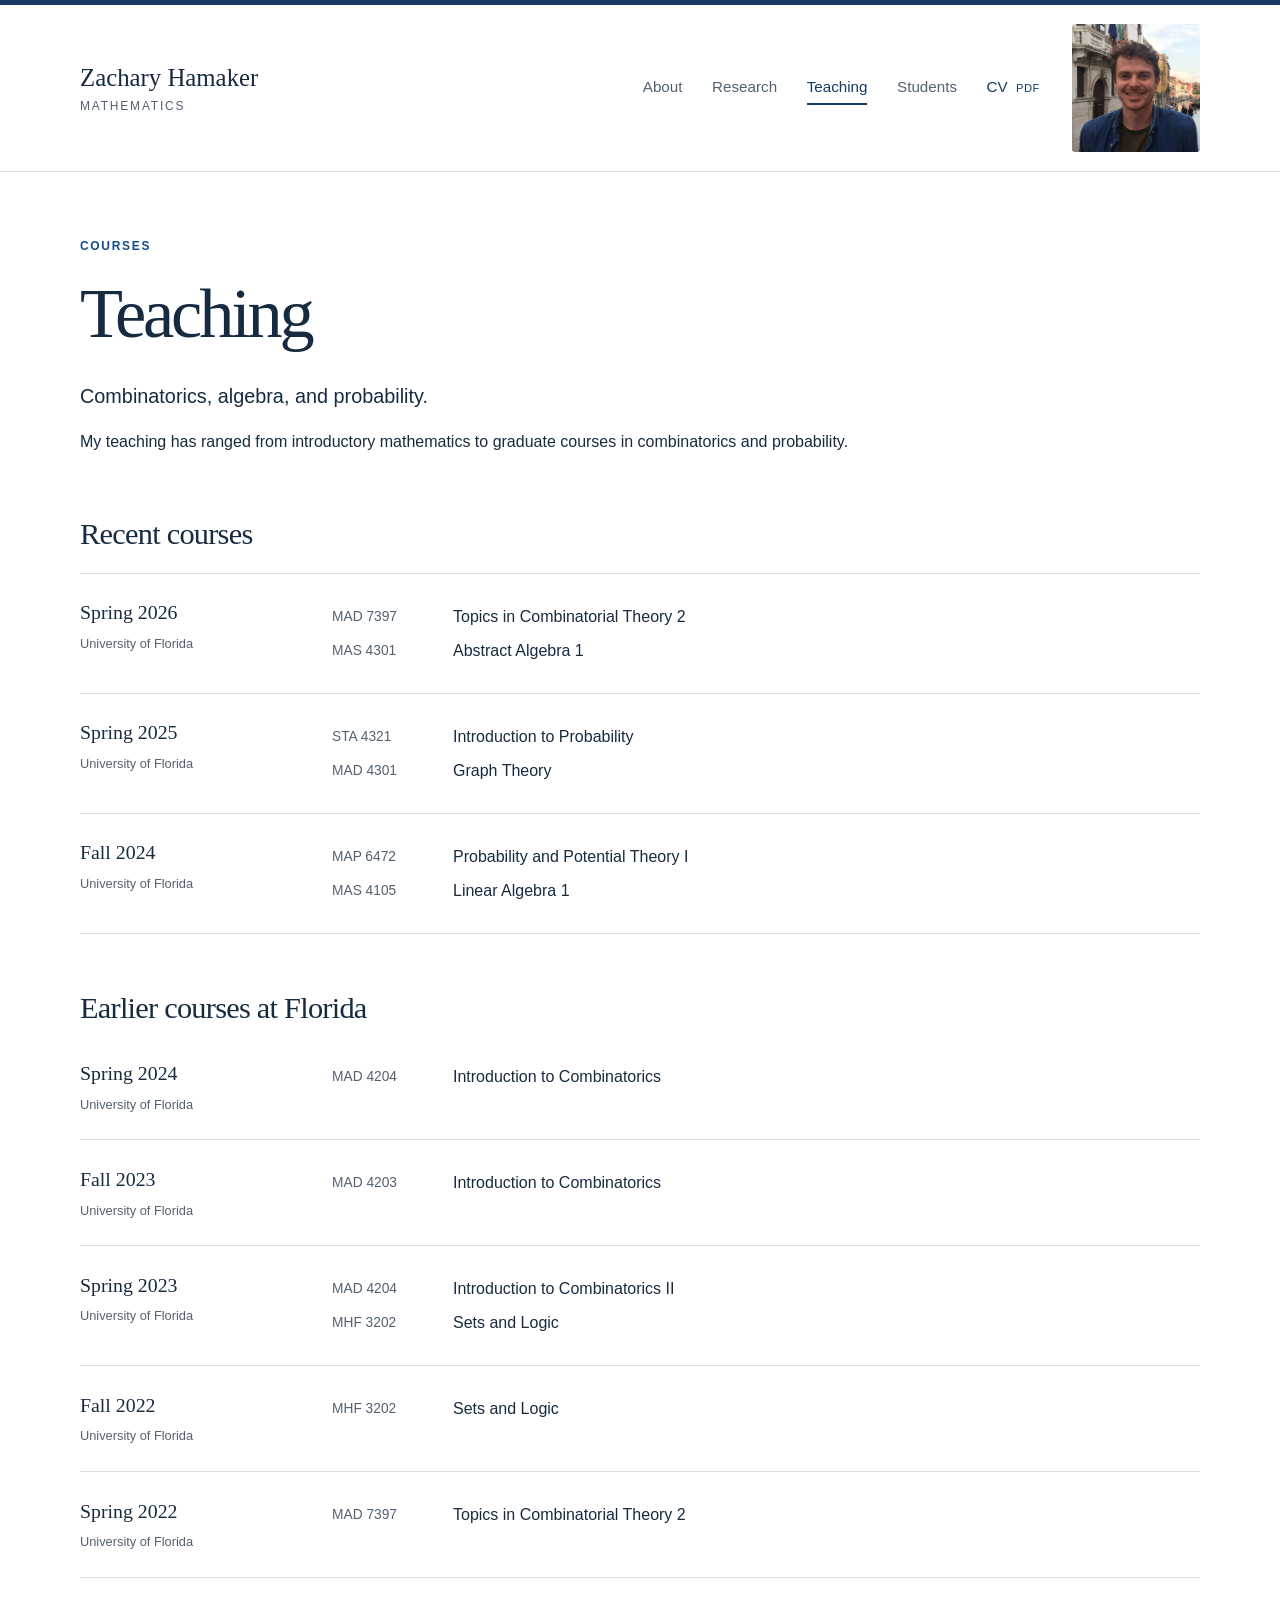
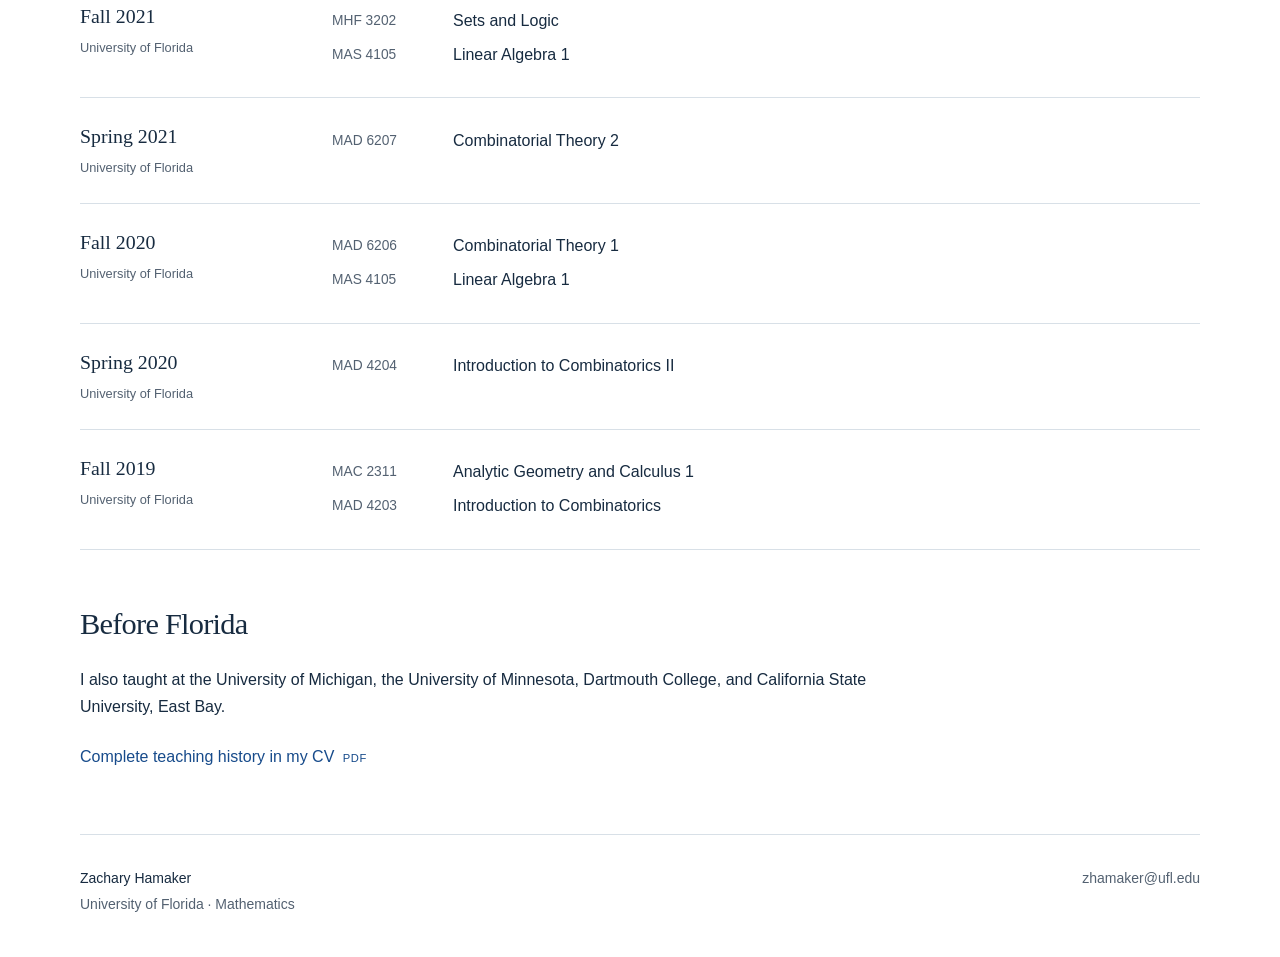
<file: teaching.html>
<!doctype html>
<html lang="en">
<head>
  <meta charset="utf-8">
  <meta name="viewport" content="width=device-width, initial-scale=1">
  <title>Teaching | Zachary Hamaker</title>
  <meta name="description" content="Courses taught by Zachary Hamaker at the University of Florida, including combinatorics, algebra, graph theory, and probability.">
  <meta name="theme-color" content="#153b66">
  <link rel="canonical" href="https://zhamaker.github.io/teaching.html">
  <link rel="icon" href="favicon.svg" type="image/svg+xml">
  <link rel="stylesheet" href="style.css">
</head>
<body>
  <a class="skip-link" href="#main">Skip to content</a>
  <header class="site-header">
    <div class="header-inner">
      <a class="wordmark" href="index.html">Zachary Hamaker<span>Mathematics</span></a>
      <nav aria-label="Main navigation"><a href="index.html">About</a><a href="research.html">Research</a><a href="teaching.html" aria-current="page">Teaching</a><a href="students.html">Students</a><a class="cv-nav" href="HamakerCV.pdf">CV <span class="file-label">PDF</span></a></nav>
      <div class="portrait"><img src="zachary-hamaker.jpg" alt="Zachary Hamaker smiling beside a canal" width="900" height="1200" fetchpriority="high"></div>
    </div>
  </header>
  <main id="main" tabindex="-1"><div class="page-width inner-page"><header class="page-heading"><p class="eyebrow">Courses</p><h1>Teaching</h1><p class="lead">Combinatorics, algebra, and probability.</p><p>My teaching has ranged from introductory mathematics to graduate courses in combinatorics and probability.</p></header>
<section aria-labelledby="recent-courses"><div class="section-heading"><h2 id="recent-courses">Recent courses</h2></div><section class="semester"><h3>Spring 2026<span>University of Florida</span></h3><ul><li><span class="course-code">MAD 7397</span><span>Topics in Combinatorial Theory 2</span></li><li><span class="course-code">MAS 4301</span><span>Abstract Algebra 1</span></li></ul></section><section class="semester"><h3>Spring 2025<span>University of Florida</span></h3><ul><li><span class="course-code">STA 4321</span><span>Introduction to Probability</span></li><li><span class="course-code">MAD 4301</span><span>Graph Theory</span></li></ul></section><section class="semester"><h3>Fall 2024<span>University of Florida</span></h3><ul><li><span class="course-code">MAP 6472</span><span>Probability and Potential Theory I</span></li><li><span class="course-code">MAS 4105</span><span>Linear Algebra 1</span></li></ul></section></section>
<section class="earlier-courses" aria-labelledby="past-courses"><h2 id="past-courses">Earlier courses at Florida</h2><section class="semester"><h3>Spring 2024<span>University of Florida</span></h3><ul><li><span class="course-code">MAD 4204</span><span>Introduction to Combinatorics</span></li></ul></section><section class="semester"><h3>Fall 2023<span>University of Florida</span></h3><ul><li><span class="course-code">MAD 4203</span><span>Introduction to Combinatorics</span></li></ul></section><section class="semester"><h3>Spring 2023<span>University of Florida</span></h3><ul><li><span class="course-code">MAD 4204</span><span>Introduction to Combinatorics II</span></li><li><span class="course-code">MHF 3202</span><span>Sets and Logic</span></li></ul></section><section class="semester"><h3>Fall 2022<span>University of Florida</span></h3><ul><li><span class="course-code">MHF 3202</span><span>Sets and Logic</span></li></ul></section><section class="semester"><h3>Spring 2022<span>University of Florida</span></h3><ul><li><span class="course-code">MAD 7397</span><span>Topics in Combinatorial Theory 2</span></li></ul></section><section class="semester"><h3>Fall 2021<span>University of Florida</span></h3><ul><li><span class="course-code">MHF 3202</span><span>Sets and Logic</span></li><li><span class="course-code">MAS 4105</span><span>Linear Algebra 1</span></li></ul></section><section class="semester"><h3>Spring 2021<span>University of Florida</span></h3><ul><li><span class="course-code">MAD 6207</span><span>Combinatorial Theory 2</span></li></ul></section><section class="semester"><h3>Fall 2020<span>University of Florida</span></h3><ul><li><span class="course-code">MAD 6206</span><span>Combinatorial Theory 1</span></li><li><span class="course-code">MAS 4105</span><span>Linear Algebra 1</span></li></ul></section><section class="semester"><h3>Spring 2020<span>University of Florida</span></h3><ul><li><span class="course-code">MAD 4204</span><span>Introduction to Combinatorics II</span></li></ul></section><section class="semester"><h3>Fall 2019<span>University of Florida</span></h3><ul><li><span class="course-code">MAC 2311</span><span>Analytic Geometry and Calculus 1</span></li><li><span class="course-code">MAD 4203</span><span>Introduction to Combinatorics</span></li></ul></section></section>
<section class="teaching-history"><h2>Before Florida</h2><p>I also taught at the University of Michigan, the University of Minnesota, Dartmouth College, and California State University, East Bay.</p><a class="text-link" href="HamakerCV.pdf">Complete teaching history in my CV <span class="file-label">PDF</span></a></section></div></main>
  <footer class="site-footer"><div><span>Zachary Hamaker</span><a href="https://math.ufl.edu/">University of Florida · Mathematics</a></div><a href="mailto:zhamaker@ufl.edu">zhamaker@ufl.edu</a></footer>
</body>
</html>
</file>
<file: style.css>
/* A small static site: no framework, web fonts, or JavaScript required. */
:root{--ink:#172b40;--blue:#153b66;--link:#174b8b;--muted:#536171;--line:#d8e0e7;--wash:#f4f7fa;--serif:Georgia,'Times New Roman',serif;--sans:-apple-system,BlinkMacSystemFont,'Segoe UI',Arial,sans-serif}
*{box-sizing:border-box}
html{scroll-behavior:smooth;scroll-padding-top:2rem}
body{margin:0;background:#fff;color:var(--ink);font-family:var(--sans);font-size:1rem;line-height:1.7;-webkit-font-smoothing:antialiased;border-top:5px solid var(--blue)}
a{color:var(--link);text-decoration-thickness:1px;text-underline-offset:.2em}
a:hover{color:#0b264c;text-decoration-thickness:2px}
a:focus-visible,summary:focus-visible{outline:3px solid #c25c24;outline-offset:5px;border-radius:1px}
p{margin:0 0 1rem}
h1,h2,h3{line-height:1.2;font-weight:400;margin:0;font-family:var(--serif)}
h1{font-size:clamp(2.8rem,5.5vw,4.65rem);letter-spacing:-.045em}
h2{font-size:1.9rem;letter-spacing:-.025em}
h3{font-size:1.3rem;line-height:1.4}
sup{font-size:.7em;line-height:0;vertical-align:super}
.page-width,.header-inner,.site-footer{max-width:1120px;margin-inline:auto;width:calc(100% - 6rem)}
.site-header{border-bottom:1px solid var(--line)}
.header-inner{display:grid;grid-template-columns:auto minmax(0,1fr) 128px;align-items:center;gap:2rem;min-height:112px;padding-block:1.2rem}
.header-inner>nav{justify-self:end}
.wordmark{font-family:var(--serif);font-size:1.55rem;line-height:1.2;color:var(--ink);text-decoration:none;white-space:nowrap}
.wordmark span{display:block;margin-top:.35rem;font-family:var(--sans);font-size:.75rem;letter-spacing:.15em;text-transform:uppercase;color:var(--muted)}
nav{display:flex;align-items:center;flex-wrap:wrap;gap:1.85rem}
nav>a{font-size:.95rem;line-height:2.1;text-decoration:none;color:var(--muted);border-bottom:2px solid transparent}
nav>a[aria-current=page]{color:var(--blue);border-color:var(--blue)}
nav>a:hover{border-color:var(--line)}
nav .cv-nav{color:var(--blue)}
.file-label{font-family:var(--sans);font-size:.7rem;font-weight:500;letter-spacing:.05em;margin-left:.25rem;white-space:nowrap}
.intro{display:grid;grid-template-columns:minmax(0,1fr) 255px;gap:6rem;padding-block:5rem 4.25rem}
.eyebrow{text-transform:uppercase;letter-spacing:.14em;font-size:.75rem;font-weight:600;color:var(--link);margin-bottom:1.25rem}
.position{font-size:1.18rem;color:var(--muted);margin-top:1rem;margin-bottom:2rem}
.lead{font-size:1.24rem;line-height:1.65}
.intro-text>p:not(.eyebrow):not(.position){max-width:660px}
.text-link{display:inline-block;font-weight:500;margin-top:.4rem;text-decoration:none}
.text-link span[aria-hidden]{display:inline-block;margin-left:.4rem}
.portrait{width:128px;aspect-ratio:1;overflow:hidden;border-radius:3px;justify-self:end}
.portrait img{display:block;width:100%;height:100%;object-fit:cover;object-position:center 25%;transform:scale(1.5);transform-origin:left 32%}
.contact{margin-top:4.5rem;padding-left:1.75rem;border-left:1px solid var(--line);font-size:.95rem;align-self:start}
.contact h2{font-family:var(--sans);text-transform:uppercase;letter-spacing:.1em;font-size:.75rem;font-weight:600;margin-bottom:1rem;color:var(--muted)}
.contact>p{margin-top:1.25rem;color:var(--muted)}
.contact-links{display:flex;flex-direction:column;align-items:start;gap:.4rem;margin-top:1.5rem}
.section-heading{display:flex;align-items:baseline;justify-content:space-between;gap:1rem;padding-bottom:1.3rem;border-bottom:1px solid var(--line)}
.section-heading>a{font-size:.9rem;white-space:nowrap;text-decoration:none}
.recent-section{padding-bottom:3.75rem}
.paper-list{list-style:none;padding:0;margin:0;counter-reset:paper}
.paper{display:grid;grid-template-columns:2.1rem minmax(0,1fr);gap:.8rem;padding:1.7rem 0;border-bottom:1px solid var(--line);scroll-margin-top:2rem}
.paper:before{content:attr(value);font-family:var(--serif);font-size:1rem;color:var(--muted);padding-top:.24rem}
.paper h3{font-size:1.35rem;max-width:930px}
.paper h3 a{color:var(--ink);text-decoration:none}
.paper h3 a:hover{color:var(--link);text-decoration:underline}
.paper p{margin:.45rem 0 0;line-height:1.6}
.authors{font-size:.96rem}
.publication-meta{font-size:.875rem;color:var(--muted)}
.paper-link{display:inline-block;margin-top:.7rem;font-size:.85rem}
.recent-papers{display:grid;grid-template-columns:repeat(2,minmax(0,1fr));column-gap:3.25rem}
.recent-papers .paper{padding-block:1.65rem 1.8rem;grid-template-columns:1.7rem minmax(0,1fr)}
.recent-papers .paper h3{font-size:1.24rem}
.background{display:grid;grid-template-columns:255px minmax(0,1fr);gap:3.5rem;padding:2.75rem 0 4rem;border-top:1px solid var(--line)}
.background p{max-width:720px}
.site-footer{border-top:1px solid var(--line);padding-block:2rem 2.5rem;display:flex;align-items:baseline;justify-content:space-between;gap:2rem;font-size:.875rem;color:var(--muted)}
.site-footer>div{display:flex;flex-direction:column;gap:.15rem}
.site-footer>div>span{color:var(--ink)}
.site-footer a{color:var(--muted);text-decoration:none}
.site-footer a:hover{text-decoration:underline}
.inner-page{padding-top:4rem;padding-bottom:4rem}
.page-heading{max-width:820px;margin-bottom:3.75rem}
.page-heading .eyebrow{margin-bottom:.9rem}
.page-heading .lead{margin-top:1.5rem}
.page-heading>p:last-child{margin-bottom:0}
.list-note{color:var(--muted);font-size:.875rem;max-width:780px;margin:1.25rem 0 .3rem}
.thesis{margin-top:3.5rem;max-width:800px}
.thesis h2{margin-bottom:1.5rem}
.thesis h3{margin-bottom:.75rem}
.thesis p{color:var(--muted)}
.semester{display:grid;grid-template-columns:220px minmax(0,1fr);gap:2rem;padding:1.6rem 0;border-bottom:1px solid var(--line)}
.semester h3{font-size:1.24rem}
.semester h3 span{display:block;font-family:var(--sans);font-size:.8rem;color:var(--muted);margin-top:.5rem}
.semester ul{list-style:none;padding:0;margin:0}
.semester li{display:grid;grid-template-columns:105px minmax(0,1fr);gap:1rem;padding-block:.2rem}
.course-code{font-size:.86rem;color:var(--muted);line-height:2}
.earlier-courses,.teaching-history{margin-top:3.5rem}
.earlier-courses>h2{margin-bottom:.5rem}
.teaching-history{max-width:800px}
.teaching-history h2{margin-bottom:1.5rem}
.students-page>section{max-width:850px;margin-top:3rem}
.student-list{list-style:none;margin:1.25rem 0 0;padding:0;border-top:1px solid var(--line)}
.student-list li{display:flex;justify-content:space-between;gap:2rem;padding:1.2rem 0;border-bottom:1px solid var(--line);align-items:baseline}
.student-list h3{font-size:1.3rem}
.student-list span{font-size:.9rem;color:var(--muted)}
.student-info{min-width:0;flex:1}
.student-position{margin:.4rem 0 0;font-size:.95rem;line-height:1.6;color:var(--muted)}
.student-dates{flex-shrink:0;white-space:nowrap}
.mentoring h2{margin-bottom:1.5rem}
.sr-only{position:absolute;width:1px;height:1px;padding:0;overflow:hidden;clip:rect(0,0,0,0);white-space:nowrap;border:0}
.skip-link{position:absolute;top:-100px;left:1rem;background:white;padding:.5rem 1rem;z-index:10}
.skip-link:focus{top:1rem}
@media(min-width:1500px){.intro{padding-block:6rem 5rem}}
@media(max-width:1000px){.intro{gap:3rem;grid-template-columns:minmax(0,1fr) 230px}nav{gap:1.1rem}.page-width,.header-inner,.site-footer{width:calc(100% - 4rem)}.header-inner{grid-template-columns:minmax(0,1fr) 112px;gap:1rem}.header-inner>nav{grid-column:1;grid-row:2;justify-self:start}.portrait{width:112px;grid-column:2;grid-row:1 / span 2}.background{grid-template-columns:190px minmax(0,1fr);gap:2rem}}
@media(max-width:760px){.header-inner{grid-template-columns:minmax(0,1fr) 80px;gap:1.35rem;padding-block:1.6rem 1rem}.header-inner>nav{grid-column:1 / -1;grid-row:2}.portrait{width:80px;grid-row:1}.wordmark{font-size:1.45rem;white-space:normal}nav{width:100%;gap:1.5rem;row-gap:.5rem}nav>a{font-size:.9rem}.intro{grid-template-columns:1fr;gap:2.5rem;padding-block:3rem}.contact{margin-top:0;padding:1.5rem 1.5rem .5rem;border-left:3px solid var(--blue);background:var(--wash);display:block}.contact-links{margin-block:1rem}.contact>p{margin-block:.7rem}.recent-papers{grid-template-columns:1fr}.recent-section{padding-bottom:2.5rem}.background{grid-template-columns:1fr;gap:1.5rem;padding-block:2.5rem}.inner-page{padding-top:3rem}.page-heading{margin-bottom:2.5rem}.semester{grid-template-columns:1fr;gap:1rem}.semester h3 span{display:none}.student-list li{gap:1rem}.site-footer{flex-direction:column;gap:.75rem}.section-heading h2{font-size:1.7rem}}
@media(max-width:430px){.page-width,.header-inner,.site-footer{width:calc(100% - 2.5rem)}h1{font-size:2.85rem}.lead{font-size:1.15rem}.position{font-size:1.05rem}nav{gap:.7rem}.section-heading{align-items:flex-start;flex-direction:column;gap:.75rem}.paper{grid-template-columns:1.5rem minmax(0,1fr);gap:.6rem}.paper h3{font-size:1.2rem}.semester li{grid-template-columns:92px minmax(0,1fr);gap:.55rem}.student-list li{align-items:flex-start;flex-direction:column;gap:.4rem}}
@media(prefers-reduced-motion:reduce){html{scroll-behavior:auto}}
@media print{body{border-top:0;font-size:10pt}.site-header,.site-footer,.skip-link{display:none}.page-width{width:100%;max-width:none}.inner-page,.intro{padding-top:0}.paper,.semester,.student-list li{break-inside:avoid}.paper h3{font-size:12pt}a{color:inherit}.page-heading{margin-bottom:1.5rem}.contact{margin-top:1rem}.intro{gap:2rem}.paper-link{display:none}}
</file>
